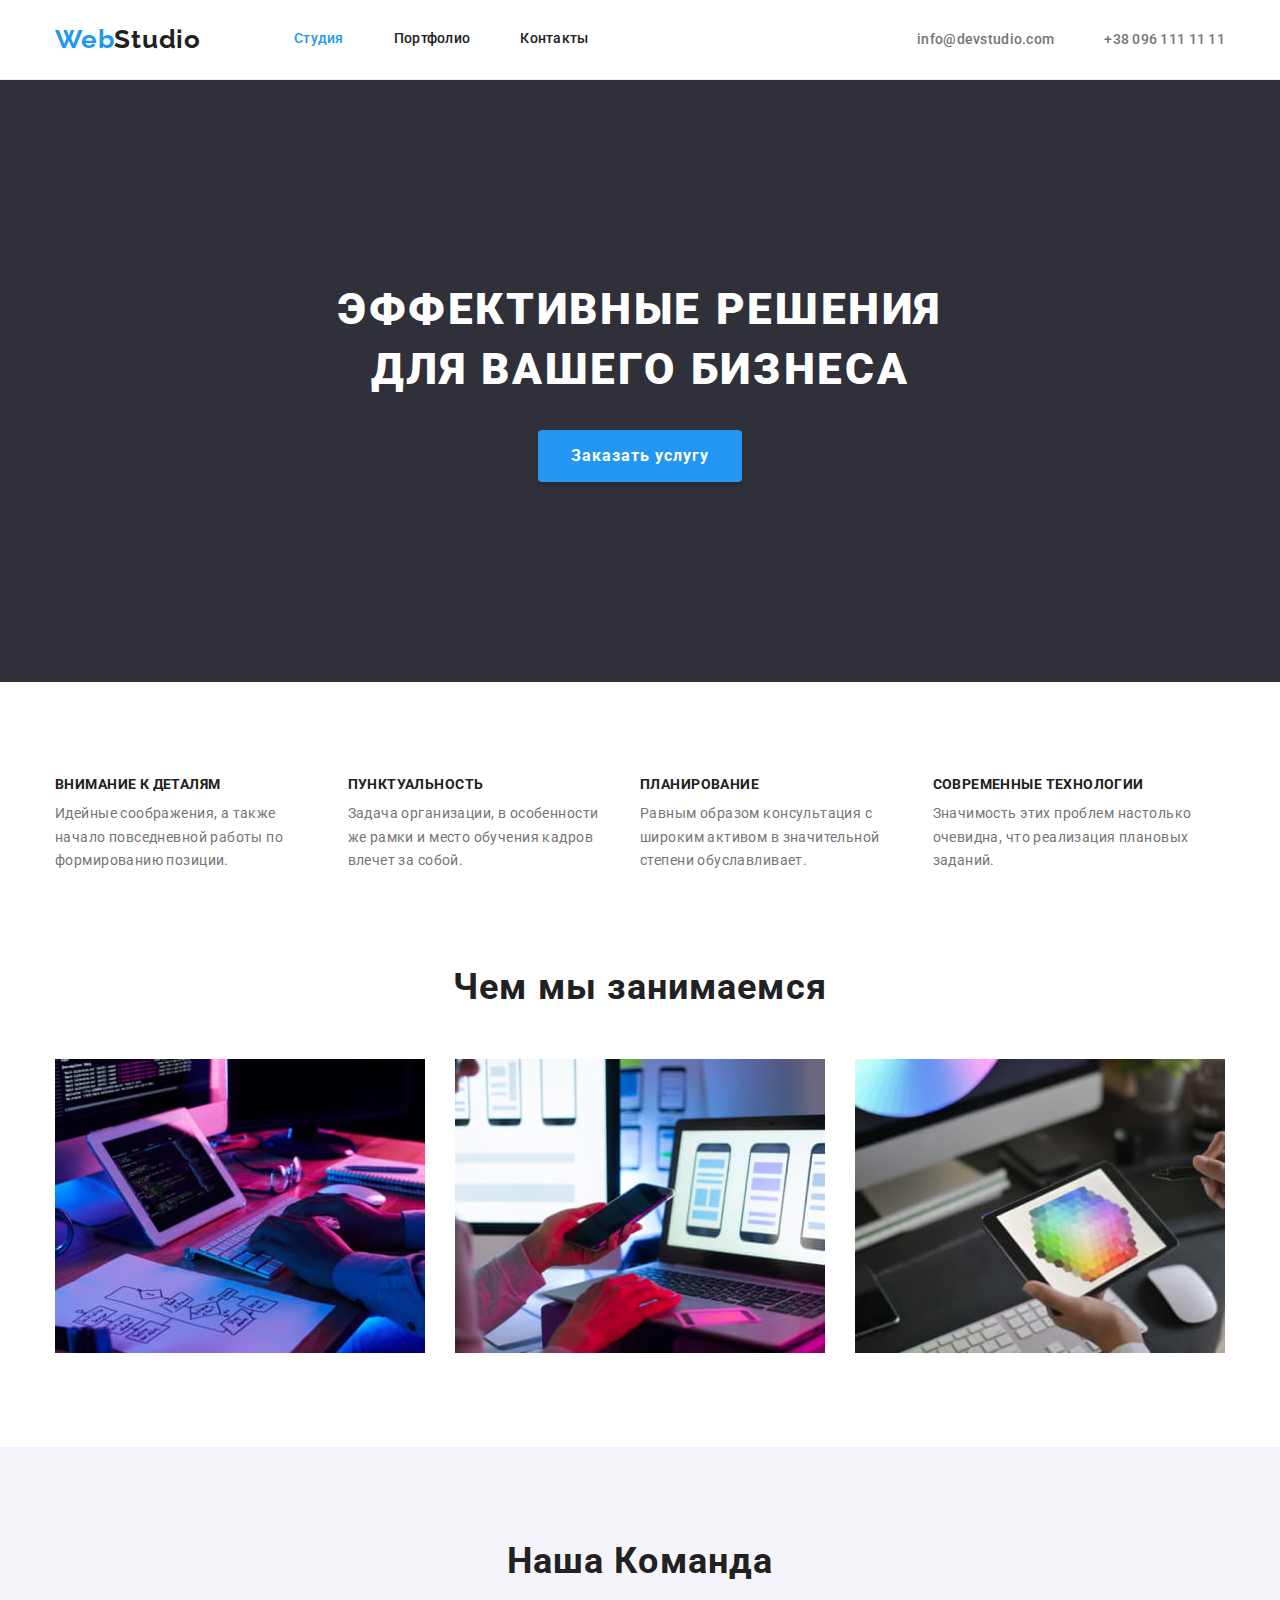
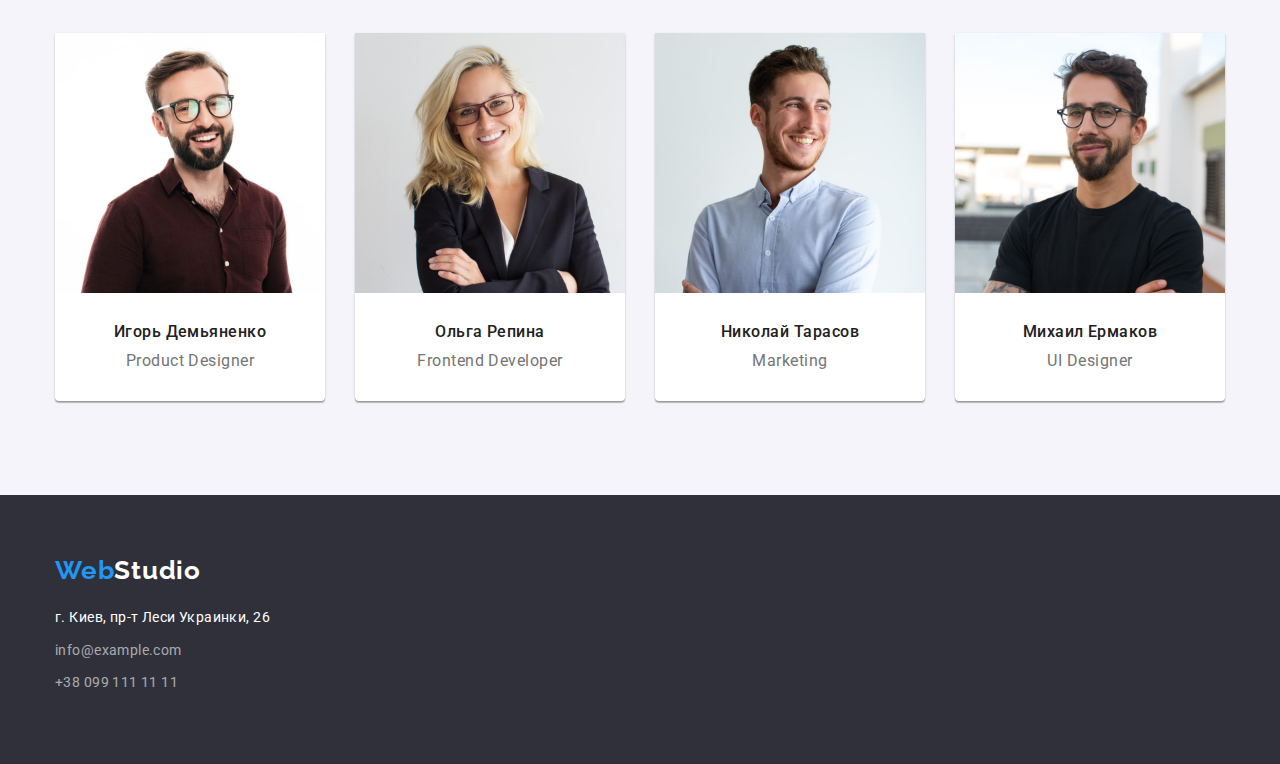
<file: index.html>
<!DOCTYPE html>
<html lang="ru">
  <head>
    <meta charset="UTF-8" />
    <meta name="viewport" content="width=device-width, initial-scale=1.0" />
    <title>Студия</title>
    <link rel="preconnect" href="https://fonts.googleapis.com" />
    <link rel="preconnect" href="https://fonts.gstatic.com" crossorigin />
    <link
      href="https://fonts.googleapis.com/css2?family=Raleway:wght@700&family=Roboto:wght@400;500;700;900&display=swap"
      rel="stylesheet"
    />
    <link
      rel="stylesheet"
      href="https://cdnjs.cloudflare.com/ajax/libs/modern-normalize/1.1.0/modern-normalize.min.css"
      integrity="sha512-wpPYUAdjBVSE4KJnH1VR1HeZfpl1ub8YT/NKx4PuQ5NmX2tKuGu6U/JRp5y+Y8XG2tV+wKQpNHVUX03MfMFn9Q=="
      crossorigin="anonymous"
      referrerpolicy="no-referrer"
    />
    <link rel="stylesheet" href="./css/styles.css" />
  </head>
  <body>
    <!-- верхняя линия -->
    <header class="header">
      <section class="section-nav">
       <div class="container header-container">
     <nav class="header-navigation">
          <div class="logo">
            <a class="logo link" href="./index.html">Web<span>Studio</span></a>
          </div>
            <ul class="site-nav list">
              <li class="header-item">
                <a href="#" class="header-link current link">Студия</a>
              </li>
              <li class="header-item">
                <a href="./portfolio.html" class="header-link link"
                  >Портфолио</a>
              </li>
              <li class="header-item">
                <a href="#" class="header-link link">Контакты</a>
              </li>
            </ul>
          </nav>
          <div class="header-navigation connect">
            <a class="navigation-link link" href="mailto:info@devstudio.com"
              >info@devstudio.com</a>
            <a class="navigation-link link" href="tel:+380961111111"
              >+38 096 111 11 11</a>
          </div>
        </nav>
    </div>
    </section>
    </header>
    <!-- tagline -->
    <main>
      <section class="section hero">
        <div class="container hero-container">
          <h1 class="hero-title">эффективные решения для вашего бизнеса</h1>
          <button class="btn hero-button" type="button">Заказать услугу</button>
        </div>
      </section>
      <!-- особенности -->
      <section class="section">
        <div class="container">
          <h2 class="section-title" hidden>Наши преимущества</h2>
          <ul class="description list">
            <li class="description-item">
              <h3 class="description-title">внимание к деталям</h3>
              <p class="description-text">Идейные соображения, а также начало повседневной работы по
                формированию позиции.
              </p>
            </li>
            <li class="description-item">
              <h3 class="description-title">пунктуальность</h3>
              <p class="description-text">Задача организации, в особенности же рамки и место обучения
                кадров влечет за собой.
              </p>
            </li>
            <li class="description-item">
              <h3 class="description-title">планирование</h3>
              <p class="description-text">Равным образом консультация с широким активом в значительной
                степени обуславливает.
              </p>
            </li>
            <li class="description-item">
              <h3 class="description-title">современные технологии</h3>
              <p class="description-text">Значимость этих проблем настолько очевидна, что реализация
                плановых заданий.
              </p>
            </li>
          </ul>
        </div>
      </section>
      <!-- чем мы занимаемся -->
      <section class="section about">
        <div class="container">
          <h2 class="section-title">Чем мы занимаемся</h2>
          <ul class="gallery list">
            <li class="about-item">
              <img
                src="./img/img.jpg"
                alt="пальцы на клавиатуре печатают код"
                width="370"
                height="294"
              />
            </li>
            <li class="about-item">
              <img
                src="./img/img-2.jpg"
                alt="женщина с телефоном в руках смотрит на экран ноутбука"
                width="370"
                height="294"
              />
            </li>
            <li class="about-item">
              <img
                src="./img/img-3.jpg"
                alt="девушка на планшете смотрит на цветовую палитру"
                width="370"
                height="294"
              />
            </li>
          </ul>
        </div>
      </section>
      <!-- наша команда -->
      <section class="section team">
        <div class="container team-cards">
          <h2 class="section-title">Наша Команда</h2>
          <ul class="gallery list">
            <li class="team-section-item">
              <div class="card">
                <img
                  src="./img/img01.jpg"
                  alt="продукт дизайнер"
                  width="270"
                  height="260"
                />
                <div class="card-body">
                  <h3 class="cards-title">Игорь Демьяненко</h3>
                  <p class="team-item-text">Product Designer</p>
                </div>
              </div>
            </li>
            <li class="team-section-item">
              <div class="card">
                <img
                  src="./img/img02.jpg"
                  alt="фронтэнд разработчик"
                  width="270"
                  height="260"
                />
                <div class="card-body">
                  <h3 class="cards-title">Ольга Репина</h3>
                  <p class="team-item-text">Frontend Developer</p>
                </div>
              </div>
            </li>
            <li class="team-section-item">
              <div class="card">
                <img
                  src="./img/img03.jpg"
                  alt="маркетинг"
                  width="270"
                  height="260"
                />
                <div class="card-body">
                  <h3 class="cards-title">Николай Тарасов</h3>
                  <p class="team-item-text">Marketing</p>
                </div>
              </div>
            </li>
            <li class="team-section-item">
              <div class="card">
                <img
                  src="./img/img04.jpg"
                  alt="UI дизайнер"
                  width="270"
                  height="260"
                />
                <div class="card-body">
                  <h3 class="cards-title">Михаил Ермаков</h3>
                  <p class="team-item-text">UI Designer</p>
                </div>
              </div>
            </li>
          </ul>
        </div>
      </section>
    </main>
    <!-- подвал -->
    <footer class="footer">
      <div class="container">
        <div class="footer-design">
          <a class="logo logo-white link" href="./index.html"
            >Web<span>Studio</span></a
          >
        </div>
        <!--адрес-->
        <address class="footer-contacts">
          <ul class="footer-list list">
            <li class="footer-item">
              <a
                class="adress link"
                href="https://goo.gl/maps/Gm489NzdUtgBx8p3A"
                target="_blank"
                rel="noopener noreferrer"
                >г. Киев, пр-т Леси Украинки, 26</a
              >
            </li>
            <li class="footer-item">
              <a class="footer-link link" href="mailto:info@example.com"
                >info@example.com</a
              >
            </li>
            <li class="footer-item">
              <a class="footer-link link" href="tel:+380991111111"
                >+38 099 111 11 11</a
              >
            </li>
          </ul>
        </address>
      </div>
    </footer>
  </body>
</html>
</file>
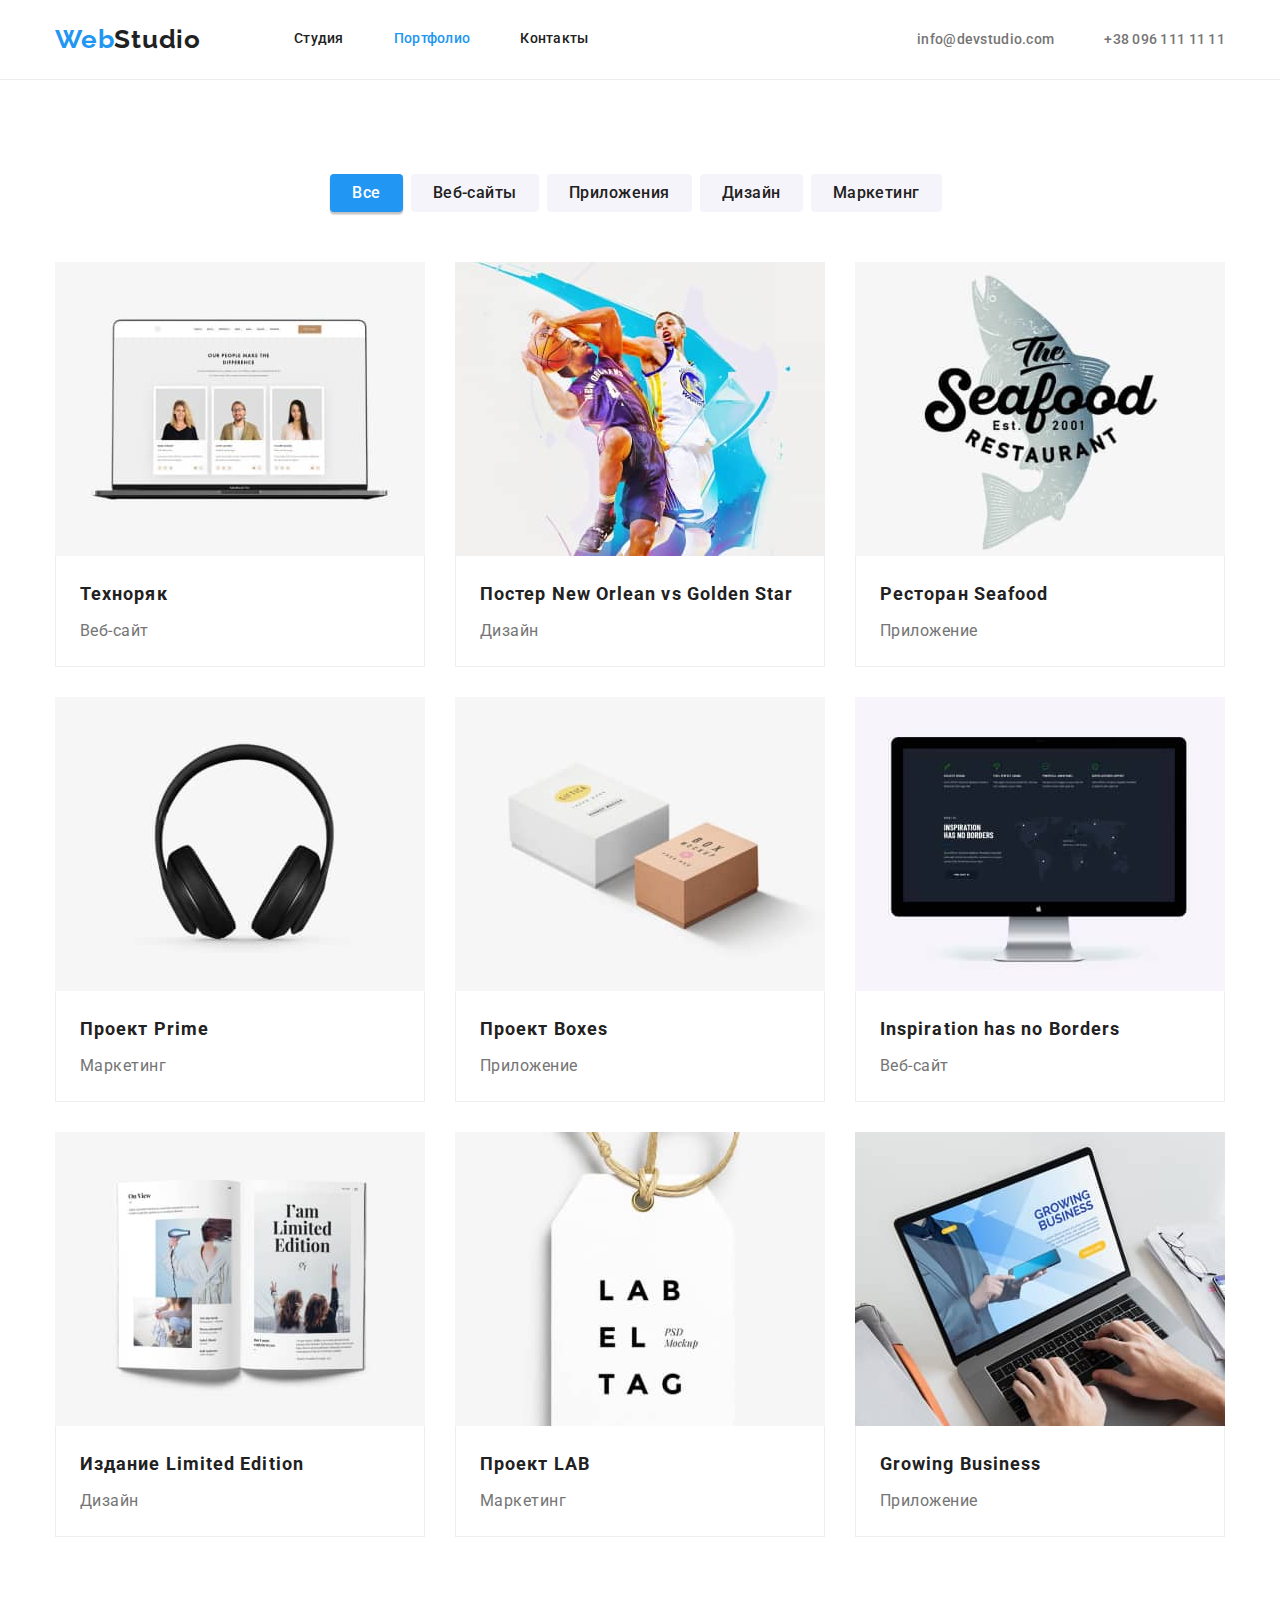
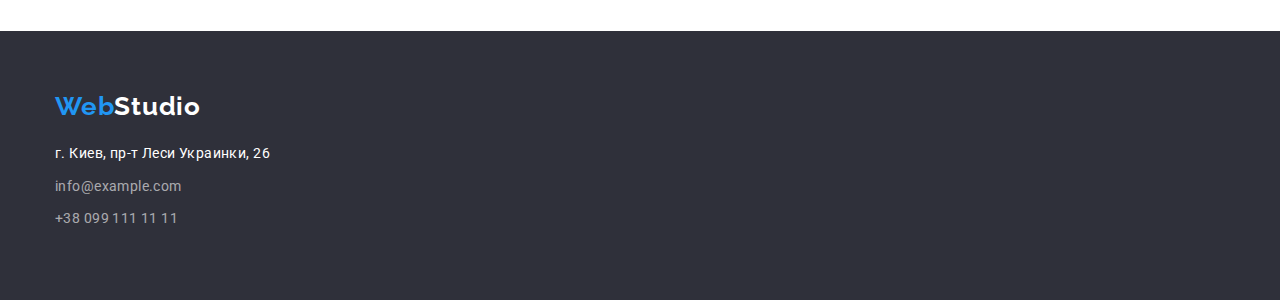
<file: portfolio.html>
<!DOCTYPE html>
<html lang="ru">
  <head>
    <meta charset="UTF-8" />
    <meta name="viewport" content="width=device-width, initial-scale=1.0" />
    <title>Портфолио</title>
    <link rel="preconnect" href="https://fonts.googleapis.com" />
    <link rel="preconnect" href="https://fonts.gstatic.com" crossorigin />
    <link
      href="https://fonts.googleapis.com/css2?family=Raleway:wght@700&family=Roboto:wght@400;500;700;900&display=swap"
      rel="stylesheet"
    />
    <link
      rel="stylesheet"
      href="https://cdnjs.cloudflare.com/ajax/libs/modern-normalize/1.1.0/modern-normalize.min.css"
      integrity="sha512-wpPYUAdjBVSE4KJnH1VR1HeZfpl1ub8YT/NKx4PuQ5NmX2tKuGu6U/JRp5y+Y8XG2tV+wKQpNHVUX03MfMFn9Q=="
      crossorigin="anonymous"
      referrerpolicy="no-referrer"
    />
    <link rel="stylesheet" href="./css/styles.css" />
  </head>
  <body>
    <!-- верхняя линия -->
    <header class="header">
      <section class="section-nav">
       <div class="container header-container">
     <nav class="header-navigation">
          <div class="logo">
            <a class="logo link" href="./index.html">Web<span>Studio</span></a>
          </div>
            <ul class="site-nav list">
              <li class="header-item">
                <a href="./index.html" class="header-link link">Студия</a>
              </li>
              <li class="header-item">
                <a href="./portfolio.html" class="header-link current link"
                  >Портфолио</a>
              </li>
              <li class="header-item">
                <a href="#" class="header-link link">Контакты</a>
              </li>
            </ul>
          </nav>
          <div class="header-navigation connect">
            <a class="navigation-link link" href="mailto:info@devstudio.com"
              >info@devstudio.com</a>
            <a class="navigation-link link" href="tel:+380961111111"
              >+38 096 111 11 11</a>
          </div>
        </nav>
    </div>
    </section>
    </header>
    <!-- tagline -->
    <main>
      <section class="section">
        <div class="container">
          <h2 class="section-title" hidden></h2>
        <ul class="menu-list list">
          <li class="menu-item list">
            <button type="button" class="menu-button active">Все</button>
          </li>
          <li class="menu-item list">
            <button type="button" class="menu-button">Веб-сайты</button>
          </li>
          <li class="menu-item list">
            <button type="button" class="menu-button">Приложения</button>
          </li>
          <li class="menu-item list">
            <button type="button" class="menu-button">Дизайн</button>
          </li>
          <li class="menu-item list">
            <button type="button" class="menu-button">Маркетинг</button>
          </li>
        </ul>
        <ul class="portfolio list">
          <li class="portfolio-item">
            <img
              src="./img/techno1.jpg"
              alt="фото-карточки сотрудников на экране монитора"
              width="370"
              height="294"
            />
            <div class="portfolio-description">
            <h3 class="portfolio-name">Техноряк</h3>
            <p class="portfolio-text">Веб-сайт</p>
            </div>
          </li>
          <li class="portfolio-item">
            <img
              src="./img/poster2.jpg"
              alt="два баскетболиста соперничают"
              width="370"
              height="294"
            />
            <div class="portfolio-description">
            <h3 class="portfolio-name">
              Постер New Orlean vs Golden Star
            </h3>
            <p class="portfolio-text">Дизайн</p>
            </div>
          </li>
          <li class="portfolio-item">
            <img
              src="./img/restoran3.jpg"
              alt="лого ресторана"
              width="370"
              height="294"
            />
            <div class="portfolio-description">
            <h3 class="portfolio-name">
              Ресторан Seafood
            </h3>
            <p class="portfolio-text">Приложение</p>
            </div>
          </li>
          <li class="portfolio-item"> 
            <img
              src="./img/project4.jpg"
              alt="ченрые наушники на белом фоне"
              width="370"
              height="294"
            />
            <div class="portfolio-description">
            <h3 class="portfolio-name">Проект Prime</h3>
            <p class="portfolio-text">Маркетинг</p>
            </div>
          </li>
          <li class="portfolio-item">
            <img
              src="./img/boxes5.jpg"
              alt="две коробки"
              width="370"
              height="294"
            />
            <div class="portfolio-description">
            <h3 class="portfolio-name">Проект Boxes</h3>
            <p class="portfolio-text">Приложение</p>
            </div>
          </li>
          <li class="portfolio-item"> 
            <img
              src="./img/insp6.jpg"
              alt="монитор с картой"
              width="370"
              height="294"
            />
            <div class="portfolio-description">
            <h3 class="portfolio-name">
             Inspiration has no Borders</h3>
            <p class="portfolio-text">Веб-сайт</p>
            </div>
          </li>
          <li class="portfolio-item">
            <img
              src="./img/limited7.jpg"
              alt="раскрытый журнал"
              width="370"
              height="294"
            />
            <div class="portfolio-description">
            <h3 class="portfolio-name">Издание Limited Edition</h3>
            <p class="portfolio-text">Дизайн</p>
            </div>
          </li>
          <li class="portfolio-item">
            <img
              src="./img/lab8.jpg"
              alt="лэйба с надписью"
              width="370"
              height="294"
            />
            <div class="portfolio-description">
            <h3 class="portfolio-name">Проект LAB</h3>
            <p class="portfolio-text">Маркетинг</p>
            </div>
          </li>
          <li class="portfolio-item">
            <img
              src="./img/business9.jpg"
              alt="человек за ноутбуком"
              width="370"
              height="294"
            />
            <div class="portfolio-description">
            <h3 class="portfolio-name">
            Growing Business
            </h3>
            <p class="portfolio-text">Приложение</p>
            </div>
          </li>
        </ul>
        </div>
      </section>
    </main>
    <!-- подвал -->
    <footer class="footer">
      <div class="container">
        <div class="footer-design">
          <a class="logo logo-white link" href="./index.html"
            >Web<span>Studio</span></a
          >
        </div>
        <!--адрес-->
        <address class="footer-contacts">
          <ul class="footer-list list">
            <li class="footer-item">
              <a
                class="adress link"
                href="https://goo.gl/maps/Gm489NzdUtgBx8p3A"
                target="_blank"
                rel="noopener noreferrer"
                >г. Киев, пр-т Леси Украинки, 26</a
              >
            </li>
            <li class="footer-item">
              <a class="footer-link link" href="mailto:info@example.com"
                >info@example.com</a
              >
            </li>
            <li class="footer-item">
              <a class="footer-link link" href="tel:+380991111111"
                >+38 099 111 11 11</a
              >
            </li>
          </ul>
        </address>
      </div>
    </footer>
  </body>
</html>
</file>
<file: css/styles.css>
:root {
  --primary-text-color: #212121;
  --second-text-color: #ffffff;
  --accent-color: #2196f3;
  --hero-bg-color: #2f303a;
  --paragraph-color: #757575;
  --link-color: #757575;
  --footer-link-color: rgba(255, 255, 255, 0.6);
  --team-bg-color: #f5f4fa;
  --footer-bg-color: #2f303a;
  --first-button-color: #ffffff;
  --second-button-color: #212121;
  --main-bg-lite-color: #ffffff;
}

html {
  box-sizing: border-box;
}

*,
*::before,
*::after {
  box-sizing: inherit;
}

body {
  font-family: Roboto, sans-serif;
  background-color: var(--second-text-color);
  color: var(--primary-text-color);
  padding: 0;
  margin: 0;
  border: none;
  outline: none;
}

.container {
  width: 1200px;
  margin: 0 auto;
  padding: 0 15px;
}

.section {
  display: block;
  text-align: center;
  padding: 94px 0;
}

img {
  display: block;
  max-width: 100%;
  height: auto;
}

.list {
  list-style: none;
  margin: 0;
  padding: 0;
}

.header {
  border-bottom: 1px solid #ececec;
}

.link {
  text-decoration: none;
}

a {
  display: inline-block;
  text-decoration: none;
  color: inherit;
  cursor: pointer;
}

p,
ul,
h1,
h2,
h3,
h4,
h5,
h6 {
  padding: 0;
  margin: 0;
  border: none;
  outline: none;
}

ul {
  list-style: none;
}

.visually-hidden {
  position: absolute;
  width: 1px;
  height: 1px;
  margin: -1px;
  border: 0;
  padding: 0;
  white-space: nowrap;
  clip-path: inset(100%);
  clip: rect(0 0 0 0);
  overflow: hidden;
}

/* ------HEADER------ */

.header {
  display: flex;
  justify-content: space-between;
  justify-content: center;
  height: 80px;
  padding-top: 24px;
  padding-bottom: 25px;
  border-bottom: 1px solid #ececec;
}

.header-container {
  display: flex;
  align-items: center;
  box-sizing: border-box;
  min-width: 1200px;
  align-content: center;
  background-color: var(--main-bg-lite-color);
}

.connect {
  margin-left: auto;
}

.header-navigation {
  display: flex;
  align-items: center;
  font-style: normal;
  font-weight: 500;
  font-size: 14px;
  line-height: 16px;
  letter-spacing: 0.02em;
}

.logo {
  color: var(--accent-color);
  font-family: Raleway, sans-serif;
  display: inline-block;
  font-weight: 700;
  font-size: 26px;
  line-height: 1.19;
  letter-spacing: 0.03em;
}
.logo span {
  color: var(--primary-text-color);
}

.header-link {
  align-items: center;
  font-weight: 500;
  font-size: 14px;
  line-height: 1.14;
  letter-spacing: 0.02em;
}
.header-link:hover,
.header-link:focus {
  color: var(--accent-color);
}

.navigation-link {
  color: var(--link-color);
  margin-left: 50px;
}
.navigation-link:hover,
.navigation-link:focus {
  color: var(--accent-color);
}
.site-nav {
  display: flex;
  align-items: center;
  flex-wrap: wrap;
  margin-left: 93px;
}
.header-item {
  display: flex;
  align-items: center;
  padding-right: 50px;
}

.site-nav .header-link.current {
  color: var(--accent-color);
}

/* ------HERO------ */
.hero {
  max-width: 1600px;
  min-height: 600px;
  text-align: center;
  align-items: center;
  margin-right: auto;
  margin-left: auto;
  padding-top: 200px;
  padding-bottom: 200px;
  background: var(--hero-bg-color);
}

.hero-container {
  display: flex;
  flex-direction: column;
  justify-content: center;
  align-items: center;
}

.section.hero {
  border: 1 px solid transparent;
}

.hero-title {
  max-width: 696px;
  text-transform: uppercase;
  margin: 0 auto 30px;
  padding: 0;
  color: var(--second-text-color);
  font-weight: 900;
  font-size: 44px;
  line-height: 1.36;
  letter-spacing: 0.06em;
}

.hero-button {
  min-width: 200 px;
  font-weight: 700;
  font-family: inherit;
  font-size: 16px;
  line-height: 1.87;
  display: inline-block;
  align-items: center;
  text-align: center;
  letter-spacing: 0.06em;
  color: var(--first-button-color);
  margin: 0 auto;
  padding: 10px 32px;
  border: 1px solid transparent;
  border-radius: 4 px;
}
.hero-button {
  background: var(--accent-color);
  box-shadow: 0px 4px 4px rgba(0, 0, 0, 0.15);
  border-radius: 4px;
}

.btn {
  cursor: pointer;
  min-height: 38 px;
  padding: 6 px 22 px;
  font-style: inherit;
}

/* Sections */

.section-title {
  text-align: center;
  font-weight: 700;
  font-size: 36px;
  line-height: 1.16;
  letter-spacing: 0.03em;
  margin-bottom: 50px;
  color: var(--primary-text-color);
}
.description {
  display: flex;
  align-items: center;
  text-align: left;
  justify-content: space-between;
}

.description-item {
  width: 270px;
  font-size: 14px;
  letter-spacing: 0.03em;
  color: var(--paragraph-color);
  margin-right: 30px;
}

.description-title {
  margin-bottom: 10px;
  text-transform: uppercase;
  font-weight: 700;
  font-size: 14px;
  line-height: 16px;
  letter-spacing: 0.03em;
  color: var(--primary-text-color);
}

.description-text {
  line-height: 1.71;
}

/* ------ABOUT------ */

.about {
  display: flex;
  flex-wrap: wrap;
  justify-content: space-between;
  padding-top: 0;
  flex-basis: calc (100% / 3 - 30px);
}

.gallery {
  display: flex;
  justify-content: space-between;
  align-items: center;
  margin: 0 auto;
}

.about-item {
  mix-blend-mode: normal;
}

/* ------TEAM------ */
.team {
  background-color: var(--team-bg-color);
}

.team-cards {
  align-items: center;
}
.card {
  background-color: var(--main-bg-lite-color);
  box-shadow: 0px 1px 3px rgba(0, 0, 0, 0.12), 0px 1px 1px rgba(0, 0, 0, 0.14),
    0px 2px 1px rgba(0, 0, 0, 0.2);
  border-radius: 0px 0px 4px 4px;
}
.card-body {
  padding-top: 30px;
  padding-bottom: 30px;
}

.team-item {
  background: #ffffff;
  box-shadow: 0px 1px 3px rgba(0, 0, 0, 0.12), 0px 1px 1px rgba(0, 0, 0, 0.14),
    0px 2px 1px rgba(0, 0, 0, 0.2);
  border-radius: 0px 0px 4px 4px;
}
.cards-title {
  font-weight: 500;
  font-size: 16px;
  line-height: 1.18;
  text-align: center;
  letter-spacing: 0.03em;
  margin: 0 0 10px 0;
}

.team-item-text {
  font-size: 16px;
  line-height: 1.18;
  text-align: center;
  letter-spacing: 0.03em;
  margin: 0;
  padding: 0;
  color: var(--paragraph-color);
}

/* ------FOOTER------ */
.logo-white span {
  color: var(--second-text-color);
}

.footer {
  padding: 60px 0;
  background: var(--footer-bg-color);
  color: var(--second-text-color);
}
.footer-design {
  width: 1170px;
  margin-bottom: 20px;
}
.footer-contacts {
  display: flex;
  flex-direction: column;
}
.footer-link {
  font-style: normal;
  font-size: 14px;
  line-height: 1.71;
  letter-spacing: 0.03em;
  color: var(--footer-link-color);
  margin-bottom: 9px;
}
.footer-link:hover,
.footer-link:focus {
  color: var(--accent-color);
}
.footer-item > a.adress {
  font-size: 14px;
  line-height: 1.71;
  letter-spacing: 0.03em;
  color: var(--second-text-color);
  font-style: normal;
  margin-bottom: 9px;
}
/* --------------------PORTFOLIO-------------------- */

.menu-list {
  display: flex;
  justify-content: center;
  margin-bottom: 50px;
}
.menu-button {
  font-weight: 500;
  font-size: 16px;
  line-height: 1.62;
  text-align: center;
  letter-spacing: 0.03em;
  color: var(--second-button-color);
  font-family: inherit;
  cursor: pointer;
  border: none;
  background: #f5f4fa;
  border-radius: 4px;
  padding: 6px 22px;
}

.menu-item {
  margin-right: 8px;
}

.menu-button:hover,
.menu-button:focus {
  background-color: var(--accent-color);
  color: var(--second-text-color);
}

.portfolio {
  display: flex;
  flex-wrap: wrap;
  text-align: left;
  margin-right: -30px;
  margin-bottom: -30px;
}
.portfolio-item {
  display: flex;
  flex-direction: column;
  margin-right: 30px;
  margin-bottom: 30px;
}

.portfolio-description {
  border: 1px solid #eeeeee;
  border-top: none;
  padding: 20px 24px;
}

.portfolio-name {
  font-weight: 700;
  font-size: 18px;
  line-height: 2;
  letter-spacing: 0.06em;
  color: var(--primary-text-color);
  margin-bottom: 4px;
}
.portfolio-text {
  font-size: 16px;
  line-height: 1.87;
  letter-spacing: 0.03em;
  color: var(--link-color);
}

.active {
  color: var(--second-text-color);
  background-color: var(--accent-color);
  box-shadow: 0px 3px 1px rgba(0, 0, 0, 0.1), 0px 1px 2px rgba(0, 0, 0, 0.08),
    0px 2px 2px rgba(0, 0, 0, 0.12);
}
</file>
